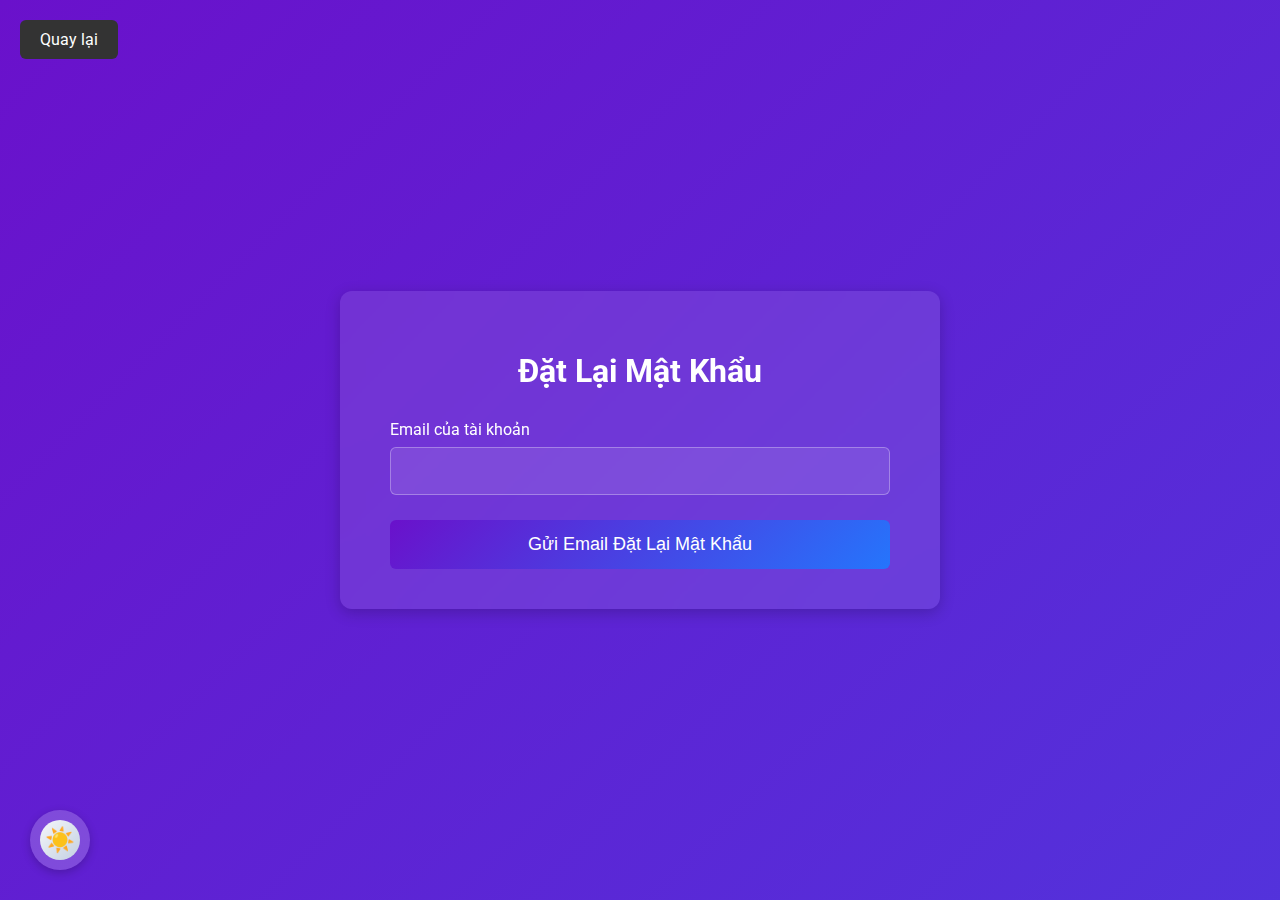
<file: templates/forgot_password.html>
<!DOCTYPE html>
<html lang="en">

<head>
    <meta charset="UTF-8">
    <meta name="viewport" content="width=device-width, initial-scale=1.0">
    <meta http-equiv="X-UA-Compatible" content="ie=edge">
    <link href="https://fonts.googleapis.com/css2?family=Roboto:wght@400;700&display=swap" rel="stylesheet">
    <title>Đặt Lại Mật Khẩu</title>
    <link rel="stylesheet" href="../static/global.css">
    <link rel="stylesheet" href="../static/forgot_password.css">
</head>

<body>
    <div class="spinner"></div>

    <a href="../templates/login.html" class="back-button">Quay lại</a>

    <div class="dark-mode-toggle">
        <label class="text-label" for="darkModeToggle">Dark Mode</label>
        <label class="switch">
            <input type="checkbox" id="darkModeToggle">
            <span class="slider"></span>
        </label>
    </div>

    <div class="container">
        <h1>Đặt Lại Mật Khẩu</h1>
        <form>
            <div class="form-group">
                <label for="email">Email của tài khoản</label>
                <input type="email" id="email" name="email" required>
            </div>
            <button type="submit">Gửi Email Đặt Lại Mật Khẩu</button>
        </form>
    </div>

    <script src="../scripts/global.js"></script>
</body>

</html>
</file>
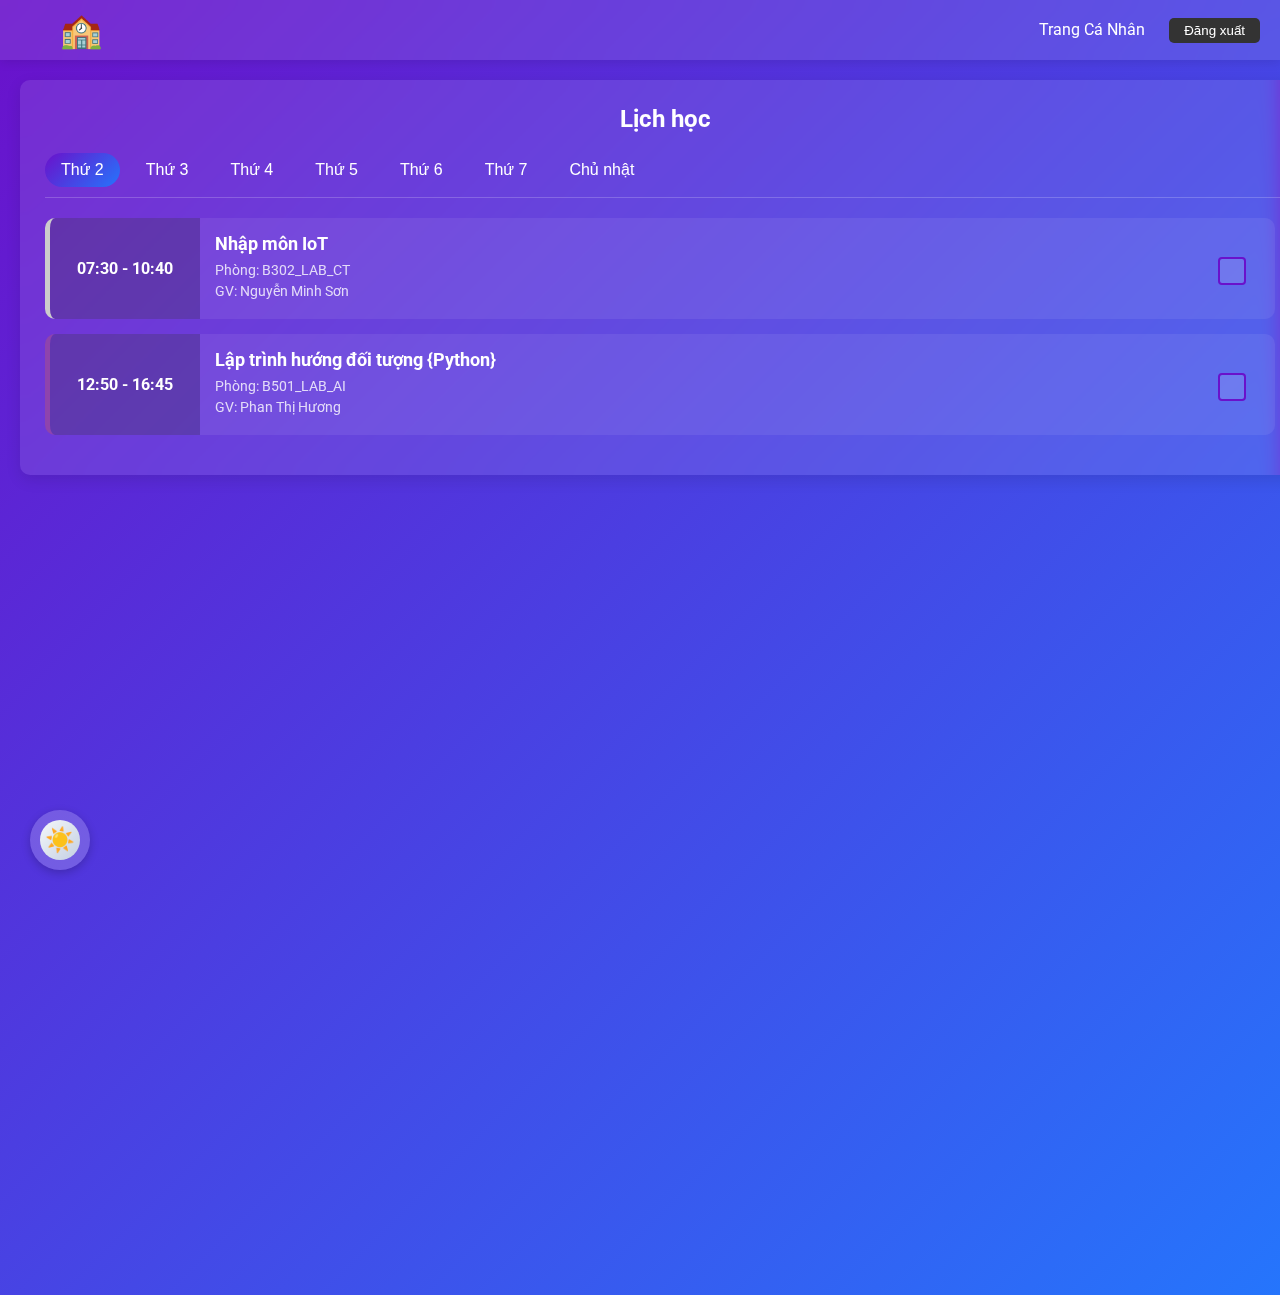
<file: templates/home.html>
<!DOCTYPE html>
<html lang="en">

<head>
    <meta charset="UTF-8">
    <meta name="viewport" content="width=device-width, initial-scale=1.0">
    <title>Lịch Học</title>
    <link href="https://fonts.googleapis.com/css2?family=Roboto:wght@400;500;700&display=swap" rel="stylesheet">
    <link rel="stylesheet" href="../static/global.css">
    <link rel="stylesheet" href="../static/home.css">
</head>

<body>
    <div class="spinner"></div>

    <div class="header">
        <div class="icon">🏫</div>
        <div class="nav-links">
            <a class="profile" href="../templates/profile.html">Trang Cá Nhân</a>
            <button class="btn btn-secondary logout-button"
                onclick="redirectWithDelay('../templates/login.html', 800)">Đăng xuất</button>
        </div>
    </div>

    <div class="dark-mode-toggle">
        <label class="text-label" for="darkModeToggle">Dark Mode</label>
        <label class="switch">
            <input type="checkbox" id="darkModeToggle">
            <span class="slider"></span>
        </label>
    </div>

    <div class="container">
        <!-- Schedule Section -->
        <div class="schedule card">
            <h2>Lịch học</h2>
            <div class="schedule-days">
                <button class="day-btn active" data-day="monday">Thứ 2</button>
                <button class="day-btn" data-day="tuesday">Thứ 3</button>
                <button class="day-btn" data-day="wednesday">Thứ 4</button>
                <button class="day-btn" data-day="thursday">Thứ 5</button>
                <button class="day-btn" data-day="friday">Thứ 6</button>
                <button class="day-btn" data-day="saturday">Thứ 7</button>
                <button class="day-btn" data-day="sunday">Chủ nhật</button>
            </div>
            <div class="schedule-content">
                <!-- Day schedule containers - content will be generated by JavaScript -->
                <div class="day-schedule active" id="monday"></div>
                <div class="day-schedule" id="tuesday"></div>
                <div class="day-schedule" id="wednesday"></div>
                <div class="day-schedule" id="thursday"></div>
                <div class="day-schedule" id="friday"></div>
                <div class="day-schedule" id="saturday"></div>
                <div class="day-schedule" id="sunday"></div>
            </div>
        </div>

        <!-- News Section - Redesigned with Scrolling -->
        <div class="news card">
            <div class="news-header">
                <h2>Tin tức & Thông báo</h2>
                <div class="news-tabs">
                    <button class="news-tab active" data-filter="all">Tất cả</button>
                    <button class="news-tab" data-filter="event">Sự kiện</button>
                    <button class="news-tab" data-filter="academic">Học vụ</button>
                </div>
            </div>

            <div class="news-grid-container">
                <!-- News items will be dynamically inserted here -->
            </div>
        </div>
    </div>

    <script src="../scripts/global.js"></script>
    <script src="../scripts/home.js"></script>
</body>

</html>
</file>
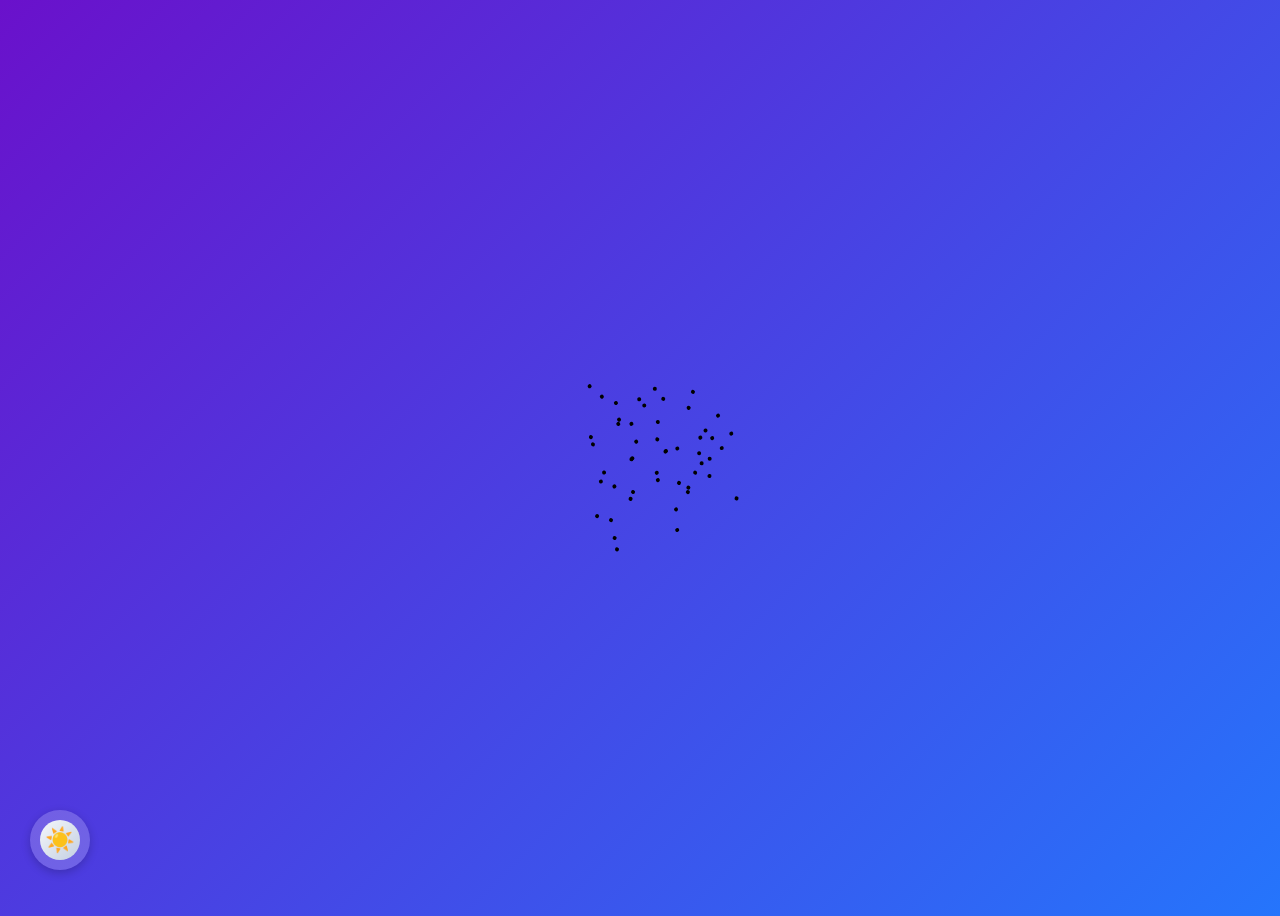
<file: templates/login.html>
<!DOCTYPE html>
<html lang="en">

<head>
    <meta charset="UTF-8">
    <meta name="viewport" content="width=device-width, initial-scale=1.0">
    <title>Đăng Nhập</title>
    <link href="https://fonts.googleapis.com/css2?family=Roboto:wght@400;500;700&display=swap" rel="stylesheet">
    <link rel="stylesheet" href="../static/global.css">
    <link rel="stylesheet" href="../static/login.css">
</head>

<body>
    <div class="spinner"></div>

    <div class="dark-mode-toggle">
        <label class="text-label" for="darkModeToggle">Dark Mode</label>
        <label class="switch">
            <input type="checkbox" id="darkModeToggle">
            <span class="slider"></span>
        </label>
    </div>

    <div class="page-title" data-animate="fadeIn">Đăng Nhập</div>

    <div class="login-form" data-animate="slideInUp">
        <div class="form">
            <div class="username">Tên đăng nhập</div>
            <div class="username-form">
                <input type="text" placeholder="Nhập tên đăng nhập">
            </div>
            <div class="password">Mật khẩu</div>
            <div class="password-form">
                <input type="password" placeholder="Nhập mật khẩu">
            </div>
            <div class="login-btn">
                <button type="button" onclick="redirectWithDelay('../templates/home.html', 800)">Đăng Nhập</button>
            </div>
            <div class="divide-line"></div>
            <div class="forgot-password">
                <a class="forgot-password-link" href="../templates/forgot_password.html">Quên mật khẩu?</a>
            </div>
            <div class="register">
                <a class="register-link" href="../templates/register.html">Chưa có tài khoản?</a>
            </div>
        </div>
    </div>

    <script src="../scripts/global.js"></script>
    <script src="../scripts/login.js"></script>
</body>

</html>
</file>
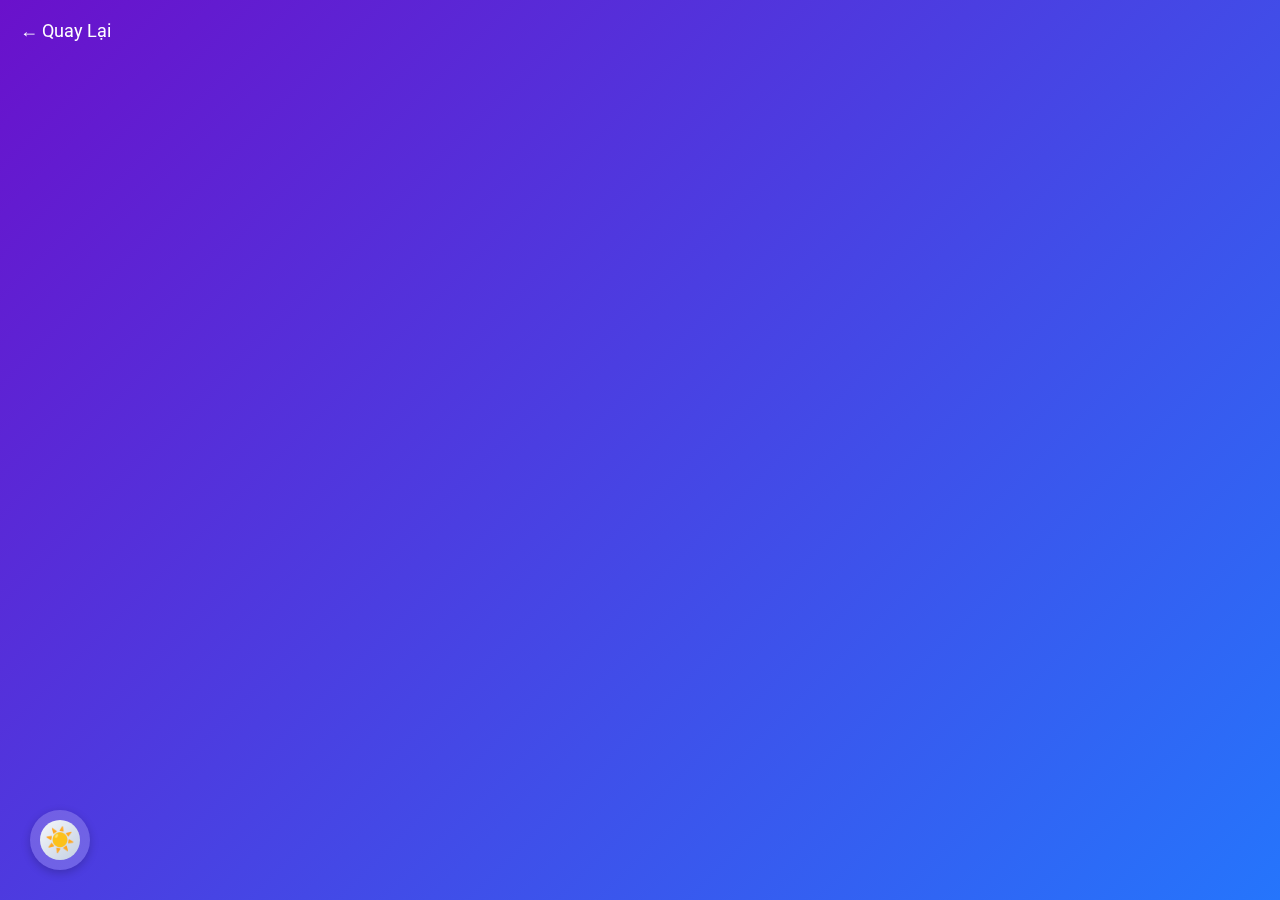
<file: templates/profile.html>
<!DOCTYPE html>
<html lang="en">

<head>
    <meta charset="UTF-8" />
    <meta name="viewport" content="width=device-width, initial-scale=1.0" />
    <meta http-equiv="X-UA-Compatible" content="ie=edge" />
    <title>Profile</title>
    <link href="https://fonts.googleapis.com/css2?family=Roboto:wght@400;500;700&display=swap" rel="stylesheet">
    <link rel="stylesheet" href="https://cdnjs.cloudflare.com/ajax/libs/font-awesome/6.0.0/css/all.min.css">
    <link rel="stylesheet" href="../static/global.css">
    <link rel="stylesheet" href="../static/profile.css" />
</head>

<body>
    <div class="spinner"></div>

    <a href="../templates/home.html" class="back-button">&larr; Quay Lại</a>

    <!-- Updated dark-mode-toggle to match other pages -->
    <div class="dark-mode-toggle">
        <label class="text-label" for="darkModeToggle">Dark Mode</label>
        <label class="switch">
            <input type="checkbox" id="darkModeToggle">
            <span class="slider"></span>
        </label>
    </div>

    <div class="cards-container" data-animate="fadeIn">
        <!-- Left Card (Profile Info) -->
        <div class="card profile-card">
            <div class="profile-header">
                <div class="cover-photo"></div>
                <div class="profile-pic-container">
                    <div class="placeholder-avatar">
                        <span>NV</span>
                    </div>
                    <div class="profile-pic-edit">
                        <i class="fas fa-camera"></i>
                    </div>
                </div>
            </div>
            <div class="profile-info">
                <h1 class="profile-name" id="profileName" onclick="toggleNameEdit()">Nguyễn Văn Nam</h1>
                <input type="text" class="profile-name-input" id="profileNameInput" value="Nguyễn Văn Nam"
                    onblur="saveName()" onkeydown="handleNameKeydown(event)">
                <p class="profile-subtitle">Sinh viên năm 3 | MSSV: 21520123</p>
                <div class="profile-stats">
                    <div class="stat">
                        <span class="stat-value">3.8</span>
                        <span class="stat-label">GPA</span>
                    </div>
                    <div class="stat">
                        <span class="stat-value">8</span>
                        <span class="stat-label">Học kỳ</span>
                    </div>
                    <div class="stat">
                        <span class="stat-value">5</span>
                        <span class="stat-label">Thành tích</span>
                    </div>
                </div>
                <div class="profile-actions">
                    <button class="btn btn-primary"><i class="fas fa-edit"></i> Chỉnh sửa</button>
                    <button class="btn btn-secondary"><i class="fas fa-cog"></i> Cài đặt</button>
                </div>
            </div>
        </div>

        <!-- Right Card (Achievements) -->
        <div class="card achievements-card with-title">
            <div class="card-title">
                <span class="shimmer-text">Danh Hiệu</span>
            </div>
            <div class="achievements">
                <div class="achievement">
                    <div class="achievement-icon gold">🏆</div>
                    <div class="achievement-content">
                        <h3>Học sinh xuất sắc</h3>
                        <p>Học kỳ Xuân 2023</p>
                    </div>
                </div>
                <div class="achievement">
                    <div class="achievement-icon silver">🌟</div>
                    <div class="achievement-content">
                        <h3>5 năm liên tiếp đạt danh hiệu</h3>
                        <p>2018 - 2023</p>
                    </div>
                </div>
                <div class="achievement">
                    <div class="achievement-icon bronze">🎓</div>
                    <div class="achievement-content">
                        <h3>Thủ khoa đầu vào</h3>
                        <p>Khoa Công nghệ Thông tin</p>
                    </div>
                </div>
            </div>
        </div>

        <!-- Bottom Card (Bio) -->
        <div class="card bio-card with-title">
            <div class="card-title">
                <span class="shimmer-text">Mô tả về bản thân</span>
            </div>
            <div class="bio-content">
                <p>Tôi là sinh viên năm 3 ngành Công nghệ Thông tin, chuyên ngành Trí tuệ nhân tạo. Với niềm đam mê về
                    công nghệ và lập trình, tôi luôn nỗ lực học hỏi và phát triển bản thân mỗi ngày.</p>
                <p>Sở thích: Đọc sách, chơi cờ vua, và phát triển các ứng dụng web.</p>
                <div class="skills">
                    <h3>Kỹ năng</h3>
                    <div class="skill-tags">
                        <span class="skill-tag">HTML/CSS</span>
                        <span class="skill-tag">JavaScript</span>
                        <span class="skill-tag">Python</span>
                        <span class="skill-tag">Machine Learning</span>
                        <span class="skill-tag">Data Structures</span>
                    </div>
                </div>
            </div>
        </div>
    </div>

    <script src="../scripts/global.js"></script>
    <script>
        // Interactive light effect
        const cards = document.querySelectorAll('.card');
        cards.forEach(card => {
            card.addEventListener('mousemove', (e) => {
                const rect = card.getBoundingClientRect();
                const x = e.clientX - rect.left;
                const y = e.clientY - rect.top;
                const percentX = (x / rect.width) * 100;
                const percentY = (y / rect.height) * 100;
                card.style.setProperty('--mouse-x', percentX + '%');
                card.style.setProperty('--mouse-y', percentY + '%');
                card.style.setProperty('--light-opacity', '1');
            });
            card.addEventListener('mouseleave', () => {
                card.style.setProperty('--light-opacity', '0');
            });
        });

        // Profile picture hover effect
        const profilePicContainer = document.querySelector('.profile-pic-container');
        if (profilePicContainer) {
            profilePicContainer.addEventListener('mouseenter', () => {
                profilePicContainer.classList.add('hovered');
            });
            profilePicContainer.addEventListener('mouseleave', () => {
                profilePicContainer.classList.remove('hovered');
            });
        }

        // Profile name editing functionality
        function toggleNameEdit() {
            const nameElem = document.getElementById('profileName');
            const inputElem = document.getElementById('profileNameInput');

            nameElem.style.display = 'none';
            inputElem.style.display = 'block';
            inputElem.focus();
            inputElem.select();
        }

        function saveName() {
            const nameElem = document.getElementById('profileName');
            const inputElem = document.getElementById('profileNameInput');
            const newName = inputElem.value.trim();

            if (newName) {
                nameElem.textContent = newName;
            }

            nameElem.style.display = 'block';
            inputElem.style.display = 'none';

            // For a real application, here you would save the name to the server
            console.log('Name updated to:', newName);
        }

        function handleNameKeydown(event) {
            if (event.key === 'Enter') {
                event.preventDefault();
                saveName();
            } else if (event.key === 'Escape') {
                event.preventDefault();
                const nameElem = document.getElementById('profileName');
                const inputElem = document.getElementById('profileNameInput');

                inputElem.value = nameElem.textContent; // Reset to original
                nameElem.style.display = 'block';
                inputElem.style.display = 'none';
            }
        }

        // Initialize cards with RGB variables for effects
        document.querySelectorAll('.card').forEach(card => {
            // Extract RGB values from primary color for effects
            const style = getComputedStyle(document.body);
            const primaryColor = style.getPropertyValue('--primary-color') || '#6a11cb';

            // Convert hex to RGB
            const hex = primaryColor.trim();
            const r = parseInt(hex.slice(1, 3), 16);
            const g = parseInt(hex.slice(3, 5), 16);
            const b = parseInt(hex.slice(5, 7), 16);

            card.style.setProperty('--primary-color-rgb', `${r}, ${g}, ${b}`);
        });
    </script>
</body>

</html>
</file>
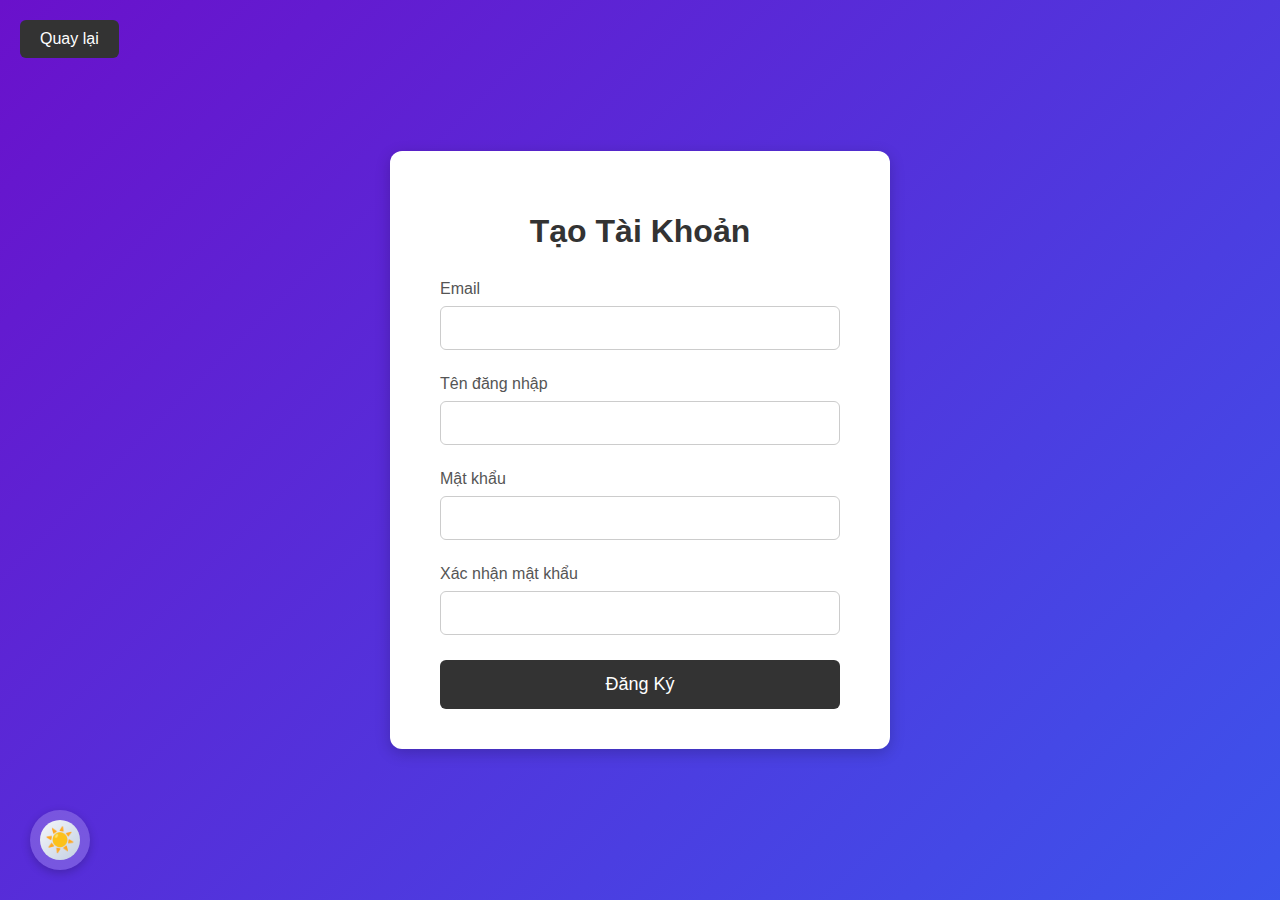
<file: templates/register.html>
<!DOCTYPE html>
<html lang="en">

<head>
    <meta charset="UTF-8">
    <meta name="viewport" content="width=device-width, initial-scale=1.0">
    <title>Đăng Ký</title>
    <link href="https://fonts.googleapis.com/css2?family=Roboto:wght@400;700&display=swap" rel="stylesheet">
    <link rel="stylesheet" href="../static/global.css">
    <link rel="stylesheet" href="../static/register.css">
</head>

<body>
    <div class="spinner"></div>

    <a href="../templates/login.html" class="back-button">Quay lại</a>

    <div class="dark-mode-toggle">
        <label class="text-label" for="darkModeToggle">Dark Mode</label>
        <label class="switch">
            <input type="checkbox" id="darkModeToggle">
            <span class="slider"></span>
        </label>
    </div>

    <div class="container">
        <h1>Tạo Tài Khoản</h1>
        <form>
            <div class="form-group">
                <label for="email">Email</label>
                <input type="text" id="email" required>
            </div>
            <div class="form-group">
                <label for="username">Tên đăng nhập</label>
                <input type="text" id="username" required>
            </div>
            <div class="form-group">
                <label for="password">Mật khẩu</label>
                <input type="password" id="password" required>
            </div>
            <div class="form-group">
                <label for="confirm-password">Xác nhận mật khẩu</label>
                <input type="password" id="confirm-password" required>
            </div>
            <button type="submit">Đăng Ký</button>
        </form>
    </div>

    <script src="../scripts/global.js"></script>
</body>

</html>
</file>
<file: static/global.css>
:root {
    /* Main color palette */
    --primary-color: #6a11cb;
    --primary-color-rgb: 106, 17, 203;
    /* Added RGB values for effects */
    --secondary-color: #2575fc;
    --secondary-color-rgb: 37, 117, 252;
    /* Added RGB values for effects */
    --accent-color: #ff6a00;
    --text-light: #ffffff;
    --text-dark: #333333;
    --bg-light: #ffffff;
    --bg-dark: #121212;
    --card-bg-light: rgba(255, 255, 255, 0.1);
    --card-bg-dark: rgba(0, 0, 0, 0.2);
    --body-bg: linear-gradient(135deg, #6a11cb, #2575fc);
    --input-bg: rgba(255, 255, 255, 0.1);
    --input-border: rgba(255, 255, 255, 0.3);

    /* Transitions */
    --transition-speed: 0.3s;
}

/* Dark mode variables */
.dark-mode {
    --primary-color: #8a2be2;
    --secondary-color: #4169e1;
    --accent-color: #ff8c00;
    --text-light: #e0e0e0;
    --card-bg-light: rgba(30, 30, 30, 0.7);
    --bg-light: #121212;
    --bg-dark: #000000;
    --body-bg: linear-gradient(135deg, #121212, #2c2c2c);
    --input-bg: rgba(0, 0, 0, 0.2);
    --input-border: rgba(255, 255, 255, 0.1);
}

/* Apply background to body when in dark mode */
body.dark-mode {
    background: var(--body-bg);
}

/* Common animations */
@keyframes fadeIn {
    from {
        opacity: 0;
    }

    to {
        opacity: 1;
    }
}

@keyframes slideInUp {
    from {
        transform: translateY(20px);
        opacity: 0;
    }

    to {
        transform: translateY(0);
        opacity: 1;
    }
}

/* Loading spinner */
.spinner {
    width: 40px;
    height: 40px;
    border: 4px solid rgba(0, 0, 0, 0.1);
    border-radius: 50%;
    border-top-color: var(--primary-color);
    animation: spin 1s ease-in-out infinite;
    position: fixed;
    top: 50%;
    left: 50%;
    transform: translate(-50%, -50%);
    z-index: 9999;
    display: none;
}

@keyframes spin {
    to {
        transform: rotate(360deg);
    }
}

/* Display spinner when .loading class is present */
.loading .spinner {
    display: block;
}

/* Utility classes */
.btn {
    padding: 10px 20px;
    border-radius: 5px;
    border: none;
    cursor: pointer;
    transition: all var(--transition-speed);
    font-weight: 500;
}

.btn-primary {
    background: linear-gradient(135deg, var(--primary-color), var(--secondary-color));
    color: var(--text-light);
}

.btn-primary:hover {
    box-shadow: 0 5px 15px rgba(0, 0, 0, 0.2);
    transform: translateY(-2px);
}

.btn-secondary {
    background: var(--bg-light);
    color: var(--primary-color);
    border: 1px solid var(--primary-color);
}

.btn-secondary:hover {
    background: var(--primary-color);
    color: var(--text-light);
}

/* Card styling */
.card {
    background: var(--card-bg-light);
    backdrop-filter: blur(10px);
    border-radius: 10px;
    padding: 20px;
    box-shadow: 0 5px 15px rgba(0, 0, 0, 0.1);
    transition: transform var(--transition-speed), box-shadow var(--transition-speed);
}

.card:hover {
    transform: translateY(-5px);
    box-shadow: 0 10px 20px rgba(0, 0, 0, 0.2);
}

/* Responsive text */
@media (max-width: 768px) {
    body {
        font-size: 14px;
    }

    h1 {
        font-size: 1.8rem;
    }

    h2 {
        font-size: 1.5rem;
    }
}

/* Floating dark mode toggle button */
.dark-mode-toggle {
    position: fixed;
    bottom: 30px;
    left: 30px;
    z-index: 1000;
    display: flex;
    align-items: center;
    justify-content: center;
}

.dark-mode-toggle label.text-label {
    display: none;
}

.switch {
    position: relative;
    display: inline-block;
    width: 60px;
    height: 60px;
    margin: 0;
}

.switch input {
    opacity: 0;
    width: 0;
    height: 0;
}

.slider {
    position: absolute;
    cursor: pointer;
    top: 0;
    left: 0;
    right: 0;
    bottom: 0;
    background-color: rgba(255, 255, 255, 0.2);
    transition: .4s;
    border-radius: 50%;
    box-shadow: 0 3px 10px rgba(0, 0, 0, 0.2);
    display: flex;
    align-items: center;
    justify-content: center;
}

.slider:before {
    content: "☀️";
    display: flex;
    align-items: center;
    justify-content: center;
    position: absolute;
    height: 40px;
    width: 40px;
    border-radius: 50%;
    transition: .4s;
    background: linear-gradient(135deg, #f5f7fa, #c3cfe2);
    font-size: 24px;
}

.dark-mode .slider:before {
    content: "🌙";
    background: linear-gradient(135deg, #141e30, #243b55);
    color: white;
}

input:checked+.slider {
    background-color: rgba(0, 0, 0, 0.3);
}

input:focus+.slider {
    box-shadow: 0 0 2px var(--primary-color), 0 0 10px rgba(0, 0, 0, 0.25);
}

.slider:hover {
    transform: scale(1.05);
}
</file>
<file: static/forgot_password.css>
@keyframes gradientAnimation {
    0% {
        background-position: 0% 50%;
    }

    50% {
        background-position: 100% 50%;
    }

    100% {
        background-position: 0% 50%;
    }
}

body {
    font-family: 'Roboto', Arial, sans-serif;
    display: flex;
    justify-content: center;
    align-items: center;
    height: 100vh;
    margin: 0;
    background: var(--body-bg);
    background-size: 300% 300%;
    animation: gradientAnimation 8s infinite ease;
}

.back-button {
    position: absolute;
    top: 20px;
    left: 20px;
    background: #333;
    color: var(--text-light);
    padding: 10px 20px;
    border: none;
    border-radius: 6px;
    text-decoration: none;
    font-size: 16px;
    cursor: pointer;
    transition: background 0.2s;
}

.back-button:hover {
    background: #555;
}

.container {
    background: rgba(255, 255, 255, 0.1);
    padding: 40px 50px;
    border-radius: 12px;
    box-shadow: 0 4px 15px rgba(0, 0, 0, 0.2);
    text-align: center;
    width: 100%;
    max-width: 500px;
    backdrop-filter: blur(10px);
    transition: all 0.3s ease;
}

.dark-mode .container {
    background: rgba(30, 30, 30, 0.7);
    border: 1px solid rgba(255, 255, 255, 0.1);
}

h1 {
    margin-bottom: 30px;
    color: var(--text-light);
}

.form-group {
    margin-bottom: 25px;
    text-align: left;
    /* Ensure box-sizing is consistent */
    box-sizing: border-box;
}

label {
    display: block;
    margin-bottom: 8px;
    color: var(--text-light);
}

input[type="email"] {
    width: 100%;
    padding: 14px;
    /* Match button's padding */
    border: 1px solid var(--input-border);
    border-radius: 6px;
    font-size: 16px;
    background-color: var(--input-bg);
    color: var(--text-light);
    transition: all 0.3s ease;
    box-sizing: border-box;
    /* Ensure padding doesn't affect width */
}

input[type="email"]:focus {
    outline: none;
    border-color: var(--secondary-color);
    box-shadow: 0 0 0 3px rgba(37, 117, 252, 0.3);
}

button {
    width: 100%;
    padding: 14px;
    background: linear-gradient(135deg, var(--primary-color), var(--secondary-color));
    color: var(--text-light);
    border: none;
    border-radius: 6px;
    font-size: 18px;
    cursor: pointer;
    transition: background 0.2s, transform 0.2s;
    box-sizing: border-box;
    /* Ensure padding doesn't affect width */
}

button:hover {
    background: linear-gradient(135deg, var(--secondary-color), var(--primary-color));
    transform: translateY(-2px);
}

button:active {
    transform: translateY(1px);
}

/* Dark mode specific styles */
.dark-mode label {
    color: var(--text-light);
}

.dark-mode input[type="email"] {
    background-color: rgba(0, 0, 0, 0.2);
    border-color: rgba(255, 255, 255, 0.1);
}
</file>
<file: static/home.css>
body {
    margin: 0;
    font-family: 'Roboto', Arial, sans-serif;
    background: var(--body-bg);
    color: var(--text-light);
}

.header {
    display: flex;
    justify-content: space-between;
    align-items: center;
    padding: 10px 20px;
    background: rgba(255, 255, 255, 0.1);
    backdrop-filter: blur(10px);
    box-shadow: 0 2px 10px rgba(0, 0, 0, 0.1);
    position: sticky;
    top: 0;
    z-index: 100;
}

.icon {
    margin-right: auto;
    margin-left: 40px;
    font-size: 34px;
}

.logout-button {
    background: #333;
    color: white;
    border: none;
    padding: 5px 15px;
    cursor: pointer;
    transition: background 0.1s ease-in-out;
    margin-left: 20px;
}

.logout-button:hover {
    background: rgb(126, 1, 1);
}

.logout-button:active {
    background: #333;
}

.profile {
    position: relative;
    height: auto;
    width: auto;
    text-decoration: none;
    color: white;
    /* Updated color */
}

.profile:hover {
    color: rgb(0, 77, 177);
}

.container {
    display: flex;
    flex-direction: column;
    gap: 20px;
    padding: 20px;
    max-width: 1400px;
    margin: 0 auto;
    height: auto;
    /* Changed from fixed height to auto to accommodate stacked layout */
}

@media (max-width: 768px) {
    .container {
        padding: 10px;
    }
}

.schedule,
.news {
    width: 100%;
    /* Full width for both components */
    background: rgba(255, 255, 255, 0.1);
    padding: 20px;
    display: flex;
    flex-direction: column;
    backdrop-filter: blur(10px);
    /* Glassmorphism effect */
}

.schedule {
    animation: fadeIn 0.8s ease-out;
    border-radius: 10px;
    overflow: hidden;
    padding: 25px;
}

.news {
    display: flex;
    justify-content: center;
    align-items: center;
    position: relative;
    animation: fadeIn 0.8s ease-out 0.2s forwards;
    opacity: 0;
    border-radius: 10px;
    overflow: hidden;
    max-height: 500px;
    /* Set a reasonable height for the news section */
}

.news-header {
    position: absolute;
    top: 0px;
    left: 20px;
    margin-bottom: 20px;
}

.news-container {
    position: relative;
    width: 95%;
    height: 90%;
    border: 1px solid var(--input-border);
    background-color: rgba(255, 255, 255, 0.05);
    color: var(--text-light);
}

.news-item {
    background: rgba(255, 255, 255, 0.05);
    margin-bottom: 10px;
    padding: 15px;
    border-radius: 8px;
    position: relative;
    transition: transform 0.3s, box-shadow 0.3s;
    color: var(--text-light);
}

.news-item:hover {
    transform: translateY(-5px);
    box-shadow: 0 5px 15px rgba(0, 0, 0, 0.1);
}

.news-date {
    position: absolute;
    top: 10px;
    right: 10px;
    font-size: 12px;
    opacity: 0.7;
}

table {
    width: 100%;
    border-collapse: collapse;
    border-radius: 8px;
    overflow: hidden;
    table-layout: fixed;
    /* This ensures columns maintain their widths */
}

th,
td {
    border: 1px solid #ccc;
    padding: 8px;
    text-align: center;
}

tbody {
    display: block;
    max-height: 60vh;
    overflow-y: auto;
    overflow-x: hidden;
    border: 1px solid black;
}

tbody tr:hover {
    background-color: rgba(255, 255, 255, 0.05);
}

thead,
tr {
    display: table;
    width: 100%;
    table-layout: fixed;
}

.color-bar {
    display: flex;
}

.color-bar div {
    height: 20px;
}

.purple {
    background: #a085f9;
    flex: 1;
}

.gold {
    background: #d4af37;
    flex: 2;
}

.green {
    background: #2e8b57;
    flex: 1;
}

/* Custom checkbox styling */
input[type="checkbox"] {
    -webkit-appearance: none;
    appearance: none;
    width: 20px;
    height: 20px;
    border: 2px solid var(--primary-color);
    border-radius: 4px;
    cursor: pointer;
    position: relative;
    transition: background-color 0.3s;
}

input[type="checkbox"]:checked {
    background-color: var(--primary-color);
}

input[type="checkbox"]:checked::after {
    content: '✓';
    position: absolute;
    color: white;
    font-size: 14px;
    top: 50%;
    left: 50%;
    transform: translate(-50%, -50%);
}

/* Breadcrumbs */
.breadcrumbs {
    padding: 10px 20px;
    background: rgba(255, 255, 255, 0.05);
    border-radius: 5px;
    margin-bottom: 20px;
    display: flex;
    gap: 10px;
    align-items: center;
}

.breadcrumbs a {
    color: var(--text-light);
    text-decoration: none;
    transition: color 0.3s;
}

.breadcrumbs a:hover {
    color: var(--accent-color);
}

.breadcrumbs .separator {
    color: rgba(255, 255, 255, 0.5);
}

/* New Schedule Styling */
.schedule h2 {
    margin-top: 0;
    margin-bottom: 20px;
    text-align: center;
}

.schedule-days {
    display: flex;
    border-bottom: 1px solid rgba(255, 255, 255, 0.2);
    margin-bottom: 20px;
    overflow-x: auto;
    padding-bottom: 10px;
}

.day-btn {
    background: transparent;
    border: none;
    color: var(--text-light);
    padding: 8px 16px;
    cursor: pointer;
    font-size: 16px;
    font-weight: 500;
    border-radius: 20px;
    margin-right: 10px;
    transition: all 0.3s ease;
}

.day-btn:hover {
    background: rgba(255, 255, 255, 0.1);
}

.day-btn.active {
    background: linear-gradient(135deg, var(--primary-color), var(--secondary-color));
    color: white;
}

.schedule-content {
    max-height: 65vh;
    overflow-y: auto;
    padding-right: 10px;
}

.day-schedule {
    display: none;
}

.day-schedule.active {
    display: block;
    animation: fadeIn 0.5s ease;
}

.class-item {
    display: flex;
    background: rgba(255, 255, 255, 0.07);
    border-radius: 10px;
    margin-bottom: 15px;
    overflow: hidden;
    transition: transform 0.3s ease, box-shadow 0.3s ease;
    border-left: 5px solid #ccc;
}

.class-item:hover {
    transform: translateY(-3px);
    box-shadow: 0 5px 15px rgba(0, 0, 0, 0.1);
}

/* Subject color coding */
.class-item.math {
    border-left-color: #4285F4;
}

.class-item.physics {
    border-left-color: #EA4335;
}

.class-item.literature {
    border-left-color: #FBBC05;
}

.class-item.english {
    border-left-color: #34A853;
}

.class-item.programming {
    border-left-color: #8E44AD;
}

.class-item.chemistry {
    border-left-color: #16A085;
}

.class-item.history {
    border-left-color: #D35400;
}

.class-item.pe {
    border-left-color: #27AE60;
}

.class-item.seminar {
    border-left-color: #8E44AD;
}

.class-time {
    background: rgba(0, 0, 0, 0.2);
    padding: 15px;
    min-width: 120px;
    display: flex;
    align-items: center;
    justify-content: center;
    font-weight: bold;
}

.class-details {
    padding: 15px;
    flex-grow: 1;
    text-align: left;
}

.class-details h3 {
    margin: 0 0 8px 0;
    font-size: 18px;
}

.class-details p {
    margin: 5px 0;
    font-size: 14px;
    opacity: 0.8;
}

.class-actions {
    padding: 15px;
    display: flex;
    align-items: center;
    justify-content: center;
    min-width: 60px;
}

.reminder {
    position: relative;
    cursor: pointer;
    display: block;
    width: 24px;
    height: 24px;
}

.reminder input {
    position: absolute;
    opacity: 0;
    height: 0;
    width: 0;
}

.checkmark {
    position: absolute;
    top: 0;
    left: 0;
    height: 24px;
    width: 24px;
    background-color: rgba(255, 255, 255, 0.1);
    border: 2px solid var(--primary-color);
    border-radius: 4px;
    transition: all 0.2s ease;
}

.reminder:hover .checkmark {
    background-color: rgba(255, 255, 255, 0.2);
}

.reminder input:checked~.checkmark {
    background-color: var(--primary-color);
}

.checkmark:after {
    content: "";
    position: absolute;
    display: none;
}

.reminder input:checked~.checkmark:after {
    display: block;
}

.reminder .checkmark:after {
    left: 9px;
    top: 5px;
    width: 5px;
    height: 10px;
    border: solid white;
    border-width: 0 2px 2px 0;
    transform: rotate(45deg);
}

/* Dark mode adjustments */
.dark-mode .class-item {
    background: rgba(20, 20, 20, 0.6);
}

.dark-mode .class-time {
    background: rgba(0, 0, 0, 0.4);
}

.dark-mode .day-btn {
    color: var(--text-light);
}

.dark-mode .day-btn:hover {
    background: rgba(255, 255, 255, 0.05);
}

/* Media queries for responsiveness */
@media (max-width: 768px) {
    .class-item {
        flex-direction: column;
    }

    .class-time {
        width: 100%;
        padding: 10px;
    }

    .class-actions {
        padding: 10px;
        justify-content: flex-end;
    }
}

/* Weekend specific styling */
.weekend-message {
    display: flex;
    flex-direction: column;
    align-items: center;
    justify-content: center;
    text-align: center;
    padding: 30px;
    background: rgba(255, 255, 255, 0.05);
    border-radius: 15px;
    min-height: 300px;
}

.weekend-icon {
    font-size: 48px;
    margin-bottom: 15px;
    animation: sunshine 3s infinite alternate;
}

@keyframes sunshine {
    0% {
        transform: scale(1) rotate(0deg);
    }

    100% {
        transform: scale(1.2) rotate(15deg);
    }
}

.suggestion-box {
    margin-top: 30px;
    background: rgba(255, 255, 255, 0.07);
    padding: 15px 25px;
    border-radius: 10px;
    text-align: left;
    max-width: 400px;
}

.suggestion-box h4 {
    margin-top: 0;
    color: var(--accent-color);
}

.suggestion-box ul {
    margin: 10px 0 0 0;
    padding-left: 20px;
}

.suggestion-box li {
    margin-bottom: 8px;
}

/* Redesigned News Section - Fixed and Enhanced */
.news {
    position: relative;
    display: flex;
    flex-direction: column;
    padding: 0;
    overflow: hidden;
    max-height: calc(100vh - 120px);
    border-radius: 12px;
}

.news-header {
    width: 100%;
    padding: 15px 20px;
    background: linear-gradient(135deg, rgba(106, 17, 203, 0.2), rgba(37, 117, 252, 0.2));
    display: flex;
    justify-content: space-between;
    align-items: center;
    border-bottom: 1px solid rgba(255, 255, 255, 0.1);
    border-top-left-radius: 12px;
    border-top-right-radius: 12px;
    position: sticky;
    top: 0;
    z-index: 10;
}

.news-container {
    flex: 1;
    overflow-y: auto;
    padding: 15px;
    border: none;
    display: grid;
    grid-template-columns: 1fr;
    grid-gap: 15px;
    background: transparent;
    width: 100%;
    height: auto;
    max-height: calc(100% - 100px);
    /* Leave space for header and navigation */
    min-height: 200px;
    scrollbar-width: thin;
    scrollbar-color: rgba(255, 255, 255, 0.2) transparent;
    margin-bottom: 10px;
    /* Add space before navigation */
}

.news-item {
    position: relative;
    background: rgba(255, 255, 255, 0.08);
    border-radius: 10px;
    overflow: hidden;
    transition: all 0.3s ease;
    display: grid;
    grid-template-rows: auto 1fr auto;
    border-left: 4px solid transparent;
}

.news-item[data-category="event"] {
    border-left-color: var(--accent-color);
}

.news-item[data-category="academic"] {
    border-left-color: var(--secondary-color);
}

.news-item:hover {
    transform: translateY(-3px);
    box-shadow: 0 8px 20px rgba(0, 0, 0, 0.2);
    background: rgba(255, 255, 255, 0.12);
}

.news-item .news-category {
    position: absolute;
    top: 10px;
    right: 10px;
    font-size: 11px;
    color: white;
    padding: 3px 8px;
    border-radius: 10px;
    opacity: 0.8;
}

.news-item[data-category="event"] .news-category {
    background: var(--accent-color);
}

.news-item[data-category="academic"] .news-category {
    background: var(--secondary-color);
}

.news-item h3 {
    margin: 0;
    padding: 15px 15px 10px 15px;
    font-size: 16px;
    color: var(--text-light);
    font-weight: 500;
}

.news-item p {
    margin: 0;
    padding: 0 15px;
    font-size: 14px;
    line-height: 1.5;
    color: var(--text-light);
    opacity: 0.9;
}

.news-date {
    padding: 10px 15px;
    font-size: 12px;
    opacity: 0.7;
    text-align: right;
    border-top: 1px solid rgba(255, 255, 255, 0.05);
    margin-top: 10px;
}

.news-navigation {
    display: flex;
    justify-content: center;
    align-items: center;
    padding: 12px;
    gap: 10px;
    border-top: 1px solid rgba(255, 255, 255, 0.1);
    background: rgba(0, 0, 0, 0.1);
}

.news-nav-btn {
    background: rgba(255, 255, 255, 0.1);
    border: none;
    color: var(--text-light);
    cursor: pointer;
    width: 30px;
    height: 30px;
    border-radius: 50%;
    display: flex;
    justify-content: center;
    align-items: center;
    transition: all 0.2s ease;
    font-weight: bold;
}

.news-nav-btn:hover {
    background: rgba(255, 255, 255, 0.2);
    transform: scale(1.1);
}

.news-indicators {
    display: flex;
    gap: 8px;
}

.news-indicator {
    width: 8px;
    height: 8px;
    border-radius: 50%;
    background: rgba(255, 255, 255, 0.3);
    cursor: pointer;
    transition: all 0.3s ease;
    border: 1px solid transparent;
}

.news-indicator.active {
    background: var(--accent-color);
    transform: scale(1.2);
    border-color: rgba(255, 255, 255, 0.3);
}

.news-indicator:hover {
    background: rgba(255, 255, 255, 0.5);
}

/* Custom scrollbar for news container */
.news-container::-webkit-scrollbar {
    width: 6px;
}

.news-container::-webkit-scrollbar-track {
    background: transparent;
}

.news-container::-webkit-scrollbar-thumb {
    background: rgba(255, 255, 255, 0.2);
    border-radius: 3px;
}

.news-container::-webkit-scrollbar-thumb:hover {
    background: rgba(255, 255, 255, 0.3);
}

/* Dark mode adjustments */
.dark-mode .news-header {
    background: linear-gradient(135deg, rgba(90, 15, 180, 0.3), rgba(30, 90, 200, 0.3));
}

.dark-mode .news-item {
    background: rgba(0, 0, 0, 0.25);
}

.dark-mode .news-item:hover {
    background: rgba(0, 0, 0, 0.35);
}

.dark-mode .news-navigation {
    background: rgba(0, 0, 0, 0.2);
}

.dark-mode .news-filter {
    background: rgba(0, 0, 0, 0.25);
}

/* Responsive design for mobile */
@media (max-width: 768px) {
    .news-header {
        flex-direction: column;
        gap: 10px;
        padding: 12px;
    }

    .news-filter {
        width: 100%;
        justify-content: center;
    }

    .news-navigation {
        padding: 10px 5px;
    }
}

/* Dark mode adjustments */
.dark-mode .news-header {
    background: rgba(0, 0, 0, 0.3);
}

.dark-mode .news-item {
    background: rgba(0, 0, 0, 0.25);
}

.dark-mode .weekend-message {
    background: rgba(0, 0, 0, 0.2);
}

.dark-mode .suggestion-box {
    background: rgba(0, 0, 0, 0.3);
}

/* Responsive design for mobile */
@media (max-width: 768px) {
    .news-filter {
        display: none;
    }

    .news-navigation {
        padding: 15px 10px;
    }

    .weekend-message {
        padding: 20px 15px;
    }
}

/* Completely Redesigned News Section */
.news {
    position: relative;
    display: flex;
    flex-direction: column;
    padding: 0;
    border-radius: 12px;
    overflow: hidden;
    max-height: calc(100vh - 120px);
}

.news-inner {
    display: flex;
    flex-direction: column;
    height: 100%;
    min-height: 300px;
}

.news-header {
    width: 100%;
    padding: 15px 20px;
    background: linear-gradient(135deg, rgba(106, 17, 203, 0.2), rgba(37, 117, 252, 0.2));
    display: flex;
    justify-content: space-between;
    align-items: center;
    border-bottom: 1px solid rgba(255, 255, 255, 0.1);
    border-top-left-radius: 12px;
    border-top-right-radius: 12px;
    flex-shrink: 0;
    /* Prevent header from shrinking */
    z-index: 5;
}

.news-title-container {
    display: flex;
    align-items: center;
    gap: 10px;
}

.news-icon {
    font-style: normal;
    font-size: 20px;
    animation: bounce 2s infinite ease-in-out;
}

@keyframes bounce {

    0%,
    100% {
        transform: translateY(0);
    }

    50% {
        transform: translateY(-5px);
    }
}

.news-header h2 {
    margin: 0;
    font-size: 18px;
    font-weight: 500;
    color: var(--text-light);
    position: relative;
}

.news-filter {
    display: flex;
    gap: 5px;
    background: rgba(0, 0, 0, 0.15);
    border-radius: 20px;
    padding: 3px;
}

.news-filter button {
    background: transparent;
    border: none;
    color: var(--text-light);
    opacity: 0.7;
    cursor: pointer;
    padding: 5px 10px;
    border-radius: 15px;
    font-size: 12px;
    transition: all 0.3s ease;
}

.news-filter button.active {
    background: rgba(255, 255, 255, 0.15);
    opacity: 1;
    box-shadow: 0 2px 4px rgba(0, 0, 0, 0.1);
}

.news-filter button:hover {
    opacity: 1;
}

.news-content {
    flex-grow: 1;
    overflow: hidden;
    position: relative;
    min-height: 200px;
}

.news-container {
    height: 100%;
    overflow-y: auto;
    padding: 15px;
    display: grid;
    grid-template-columns: 1fr;
    grid-gap: 15px;
    scrollbar-width: thin;
    scrollbar-color: rgba(255, 255, 255, 0.2) transparent;
}

.news-item {
    background: rgba(255, 255, 255, 0.08);
    border-radius: 10px;
    overflow: hidden;
    transition: all 0.3s ease;
    padding-bottom: 10px;
    border-left: 4px solid transparent;
    display: flex;
    flex-direction: column;
}

.news-item[data-category="event"] {
    border-left-color: var(--accent-color);
}

.news-item[data-category="academic"] {
    border-left-color: var(--secondary-color);
}

.news-item:hover {
    transform: translateY(-3px);
    box-shadow: 0 8px 20px rgba(0, 0, 0, 0.2);
    background: rgba(255, 255, 255, 0.12);
}

.news-item .news-category {
    position: absolute;
    top: 10px;
    right: 10px;
    font-size: 11px;
    color: white;
    padding: 3px 8px;
    border-radius: 10px;
    opacity: 0.8;
}

.news-item[data-category="event"] .news-category {
    background: var(--accent-color);
}

.news-item[data-category="academic"] .news-category {
    background: var(--secondary-color);
}

.news-item h3 {
    margin: 0;
    padding: 15px 15px 10px 15px;
    font-size: 16px;
    color: var(--text-light);
    font-weight: 500;
    position: relative;
}

.news-item p {
    margin: 0;
    padding: 0 15px;
    font-size: 14px;
    line-height: 1.5;
    color: var(--text-light);
    opacity: 0.9;
    flex-grow: 1;
}

.news-date {
    padding: 10px 15px 0 15px;
    font-size: 12px;
    opacity: 0.7;
    text-align: right;
    margin-top: auto;
}

.news-navigation {
    display: flex;
    justify-content: center;
    align-items: center;
    padding: 12px;
    gap: 10px;
    border-top: 1px solid rgba(255, 255, 255, 0.1);
    background: rgba(0, 0, 0, 0.1);
    flex-shrink: 0;
    /* Prevent navigation from shrinking */
}

.news-nav-btn {
    background: rgba(255, 255, 255, 0.1);
    border: none;
    color: var(--text-light);
    cursor: pointer;
    width: 30px;
    height: 30px;
    border-radius: 50%;
    display: flex;
    justify-content: center;
    align-items: center;
    transition: all 0.2s ease;
    font-weight: bold;
}

.news-nav-btn:hover {
    background: rgba(255, 255, 255, 0.2);
    transform: scale(1.1);
}

.news-indicators {
    display: flex;
    gap: 8px;
}

.news-indicator {
    width: 8px;
    height: 8px;
    border-radius: 50%;
    background: rgba(255, 255, 255, 0.3);
    cursor: pointer;
    transition: all 0.3s ease;
    border: 1px solid transparent;
}

.news-indicator.active {
    background: var(--accent-color);
    transform: scale(1.2);
    border-color: rgba(255, 255, 255, 0.3);
}

.news-indicator:hover {
    background: rgba(255, 255, 255, 0.5);
}

/* Custom scrollbar for news container */
.news-container::-webkit-scrollbar {
    width: 6px;
}

.news-container::-webkit-scrollbar-track {
    background: transparent;
}

.news-container::-webkit-scrollbar-thumb {
    background: rgba(255, 255, 255, 0.2);
    border-radius: 3px;
}

.news-container::-webkit-scrollbar-thumb:hover {
    background: rgba(255, 255, 255, 0.3);
}

/* Dark mode adjustments */
.dark-mode .news-header {
    background: linear-gradient(135deg, rgba(90, 15, 180, 0.3), rgba(30, 90, 200, 0.3));
}

.dark-mode .news-item {
    background: rgba(0, 0, 0, 0.25);
}

.dark-mode .news-item:hover {
    background: rgba(0, 0, 0, 0.35);
}

.dark-mode .news-navigation {
    background: rgba(0, 0, 0, 0.2);
}

.dark-mode .news-filter {
    background: rgba(0, 0, 0, 0.25);
}

/* Responsive design for mobile */
@media (max-width: 768px) {
    .news-header {
        flex-direction: column;
        gap: 10px;
        padding: 12px;
    }

    .news-filter {
        width: 100%;
        justify-content: center;
    }

    .news-navigation {
        padding: 10px 5px;
    }
}

/* Clean up duplicate news section CSS by removing redundant code and keeping only the latest implementation */
/* Completely Redesigned News Section - FIXED VERSION */
.news {
    position: relative;
    display: flex;
    flex-direction: column;
    padding: 0;
    border-radius: 12px;
    overflow: hidden;
    max-height: calc(100vh - 120px);
    box-sizing: border-box;
}

.news-inner {
    display: flex;
    flex-direction: column;
    height: 100%;
    min-height: 300px;
}

.news-header {
    width: 100%;
    padding: 12px 15px;
    background: linear-gradient(135deg, rgba(106, 17, 203, 0.2), rgba(37, 117, 252, 0.2));
    display: flex;
    justify-content: space-between;
    align-items: center;
    border-bottom: 1px solid rgba(255, 255, 255, 0.1);
    border-top-left-radius: 12px;
    border-top-right-radius: 12px;
    flex-shrink: 0;
    z-index: 5;
    box-sizing: border-box;
}

.news-title-container {
    display: flex;
    align-items: center;
    gap: 10px;
    flex-shrink: 0;
}

.news-icon {
    font-style: normal;
    font-size: 20px;
    animation: bounce 2s infinite ease-in-out;
}

.news-header h2 {
    margin: 0;
    font-size: 18px;
    font-weight: 500;
    color: var(--text-light);
    position: relative;
    white-space: nowrap;
}

.news-filter {
    display: flex;
    gap: 2px;
    background: rgba(0, 0, 0, 0.15);
    border-radius: 20px;
    padding: 2px;
    flex-shrink: 0;
    max-width: 60%;
}

.news-filter button {
    background: transparent;
    border: none;
    color: var(--text-light);
    opacity: 0.7;
    cursor: pointer;
    padding: 4px 8px;
    border-radius: 15px;
    font-size: 12px;
    transition: all 0.3s ease;
    white-space: nowrap;
    text-overflow: ellipsis;
    overflow: hidden;
}

.news-filter button.active {
    background: rgba(255, 255, 255, 0.15);
    opacity: 1;
    box-shadow: 0 2px 4px rgba(0, 0, 0, 0.1);
}

.news-filter button:hover {
    opacity: 1;
}

.news-content {
    flex-grow: 1;
    overflow: hidden;
    position: relative;
    min-height: 200px;
}

.news-container {
    position: absolute;
    top: 0;
    left: 0;
    right: 0;
    bottom: 0;
    overflow-y: auto;
    overflow-x: hidden;
    padding: 15px;
    display: flex;
    flex-direction: column;
    gap: 15px;
    scrollbar-width: thin;
    scrollbar-color: rgba(255, 255, 255, 0.2) transparent;
}

.news-item {
    width: 100%;
    background: rgba(255, 255, 255, 0.08);
    border-radius: 10px;
    overflow: hidden;
    transition: all 0.3s ease;
    padding-bottom: 10px;
    border-left: 4px solid transparent;
    display: flex;
    flex-direction: column;
    box-sizing: border-box;
}

.news-item[data-category="event"] {
    border-left-color: var(--accent-color);
}

.news-item[data-category="academic"] {
    border-left-color: var(--secondary-color);
}

.news-item:hover {
    transform: translateY(-3px);
    box-shadow: 0 8px 20px rgba(0, 0, 0, 0.2);
    background: rgba(255, 255, 255, 0.12);
}

.news-item .news-category {
    position: absolute;
    top: 10px;
    right: 10px;
    font-size: 11px;
    color: white;
    padding: 3px 8px;
    border-radius: 10px;
    opacity: 0.8;
}

.news-item[data-category="event"] .news-category {
    background: var(--accent-color);
}

.news-item[data-category="academic"] .news-category {
    background: var(--secondary-color);
}

.news-item h3 {
    margin: 0;
    padding: 15px 15px 10px 15px;
    font-size: 16px;
    color: var(--text-light);
    font-weight: 500;
    position: relative;
}

.news-item p {
    margin: 0;
    padding: 0 15px;
    font-size: 14px;
    line-height: 1.5;
    color: var(--text-light);
    opacity: 0.9;
    flex-grow: 1;
}

.news-date {
    padding: 10px 15px 0 15px;
    font-size: 12px;
    opacity: 0.7;
    text-align: right;
    margin-top: auto;
}

.news-navigation {
    display: flex;
    justify-content: center;
    align-items: center;
    padding: 12px;
    gap: 10px;
    border-top: 1px solid rgba(255, 255, 255, 0.1);
    background: rgba(0, 0, 0, 0.1);
    flex-shrink: 0;
}

/* Custom scrollbar for news container */
.news-container::-webkit-scrollbar {
    width: 6px;
}

.news-container::-webkit-scrollbar-track {
    background: transparent;
}

.news-container::-webkit-scrollbar-thumb {
    background: rgba(255, 255, 255, 0.2);
    border-radius: 3px;
}

.news-container::-webkit-scrollbar-thumb:hover {
    background: rgba(255, 255, 255, 0.3);
}

/* Responsive design for mobile */
@media (max-width: 768px) {
    .news-header {
        flex-direction: column;
        gap: 10px;
        padding: 12px 10px;
    }

    .news-title-container {
        width: 100%;
        justify-content: center;
    }

    .news-filter {
        width: 100%;
        max-width: 100%;
        justify-content: center;
    }
}

/* ============= REDESIGNED NEWS SECTION ============= */
.news.card {
    padding: 0;
    overflow: hidden;
    display: flex;
    flex-direction: column;
}

.news-header {
    background: linear-gradient(135deg, rgba(106, 17, 203, 0.1), rgba(37, 117, 252, 0.1));
    padding: 20px 25px;
    display: flex;
    justify-content: space-between;
    align-items: center;
    flex-wrap: wrap;
    gap: 15px;
    border-bottom: 1px solid rgba(255, 255, 255, 0.1);
}

.news-header h2 {
    margin: 0;
    font-size: 22px;
    font-weight: 500;
    position: relative;
    display: flex;
    align-items: center;
}

.news-header h2::before {
    content: "📰";
    margin-right: 10px;
    font-size: 24px;
}

.news-tabs {
    display: flex;
    gap: 5px;
    background: rgba(0, 0, 0, 0.15);
    border-radius: 30px;
    padding: 4px;
}

.news-tab {
    background: transparent;
    color: var(--text-light);
    border: none;
    padding: 8px 16px;
    border-radius: 24px;
    cursor: pointer;
    font-size: 14px;
    font-weight: 500;
    transition: all 0.3s ease;
}

.news-tab:hover {
    opacity: 0.9;
}

.news-tab.active {
    background: linear-gradient(135deg, var(--primary-color), var(--secondary-color));
    box-shadow: 0 3px 8px rgba(0, 0, 0, 0.2);
}

.news-grid-container {
    display: grid;
    grid-template-columns: repeat(auto-fill, minmax(300px, 1fr));
    gap: 20px;
    padding: 25px;
    overflow-y: auto;
    max-height: 650px;
    /* Increased height since we're using scrolling now */
    scrollbar-width: thin;
    scrollbar-color: rgba(255, 255, 255, 0.2) transparent;
}

.news-item {
    background: rgba(255, 255, 255, 0.07);
    border-radius: 12px;
    overflow: hidden;
    transition: all 0.3s ease;
    display: flex;
    flex-direction: column;
    border-left: 4px solid transparent;
    box-shadow: 0 3px 10px rgba(0, 0, 0, 0.1);
    height: 100%;
}

.news-item[data-category="event"] {
    border-left-color: var(--accent-color);
}

.news-item[data-category="academic"] {
    border-left-color: var(--secondary-color);
}

.news-item-header {
    padding: 15px;
    padding-bottom: 10px;
    position: relative;
}

.news-category {
    position: absolute;
    top: 15px;
    right: 15px;
    font-size: 11px;
    color: white;
    padding: 3px 10px;
    border-radius: 20px;
    opacity: 0.9;
}

.news-item[data-category="event"] .news-category {
    background: var(--accent-color);
}

.news-item[data-category="academic"] .news-category {
    background: var(--secondary-color);
}

.news-item h3 {
    margin: 0;
    margin-bottom: 5px;
    font-size: 18px;
    padding-right: 70px;
    /* Space for category badge */
}

.news-item-content {
    padding: 0 15px 15px;
    flex-grow: 1;
}

.news-item p {
    margin: 0;
    font-size: 14px;
    line-height: 1.6;
    color: var(--text-light);
    opacity: 0.9;
}

.news-date {
    text-align: right;
    padding: 10px 15px;
    font-size: 12px;
    opacity: 0.7;
    border-top: 1px solid rgba(255, 255, 255, 0.05);
    margin-top: auto;
}

.news-pagination,
.pagination-btn,
.news-page-indicators {
    /* These are being removed */
    display: none;
}

/* News item entrance animation */
@keyframes fadeInUp {
    from {
        opacity: 0;
        transform: translateY(20px);
    }

    to {
        opacity: 1;
        transform: translateY(0);
    }
}

.news-item {
    animation: fadeInUp 0.5s ease-out forwards;
    opacity: 0;
}

/* Add animation delay to stagger the appearance */
.news-item:nth-child(2) {
    animation-delay: 0.1s;
}

.news-item:nth-child(3) {
    animation-delay: 0.2s;
}

.news-item:nth-child(4) {
    animation-delay: 0.3s;
}

.news-item:nth-child(5) {
    animation-delay: 0.4s;
}

.news-item:nth-child(n+6) {
    animation-delay: 0.5s;
}

/* Media query adjustments */
@media (max-width: 768px) {
    .news-grid-container {
        grid-template-columns: 1fr;
        padding: 15px;
        max-height: 500px;
        /* Slightly reduced for mobile */
    }
}

/* Dark mode adjustments */
.dark-mode .news-header {
    background: linear-gradient(135deg, rgba(90, 15, 180, 0.15), rgba(30, 90, 200, 0.15));
}

.dark-mode .news-tabs {
    background: rgba(0, 0, 0, 0.3);
}

.dark-mode .news-item {
    background: rgba(30, 30, 30, 0.5);
}

.dark-mode .news-pagination {
    background: rgba(0, 0, 0, 0.15);
}

@media (max-width: 768px) {
    .news-header {
        flex-direction: column;
        align-items: flex-start;
    }

    .news-tabs {
        width: 100%;
        justify-content: center;
    }

    .news-grid-container {
        grid-template-columns: 1fr;
        padding: 15px;
    }
}

/* Remove old news styles - just in case there's overlap */
.news-inner,
.news-filter,
.news-container,
.news-navigation,
.news-indicators,
.news-nav-btn,
.news-title-container,
.news-content,
.news-icon {
    /* These are being replaced */
}

/* Fix for news grid container and card layout */
.news-grid-container {
    display: grid;
    grid-template-columns: repeat(auto-fill, minmax(300px, 1fr));
    gap: 20px;
    padding: 25px;
    overflow-y: auto;
    max-height: 650px;
    scrollbar-width: thin;
    scrollbar-color: rgba(255, 255, 255, 0.2) transparent;
}

/* Improved news item layout */
.news-item {
    background: rgba(255, 255, 255, 0.07);
    border-radius: 12px;
    overflow: hidden;
    transition: all 0.3s ease;
    display: flex;
    flex-direction: column;
    border-left: 4px solid transparent;
    box-shadow: 0 3px 10px rgba(0, 0, 0, 0.1);
    min-height: 220px;
    /* Set minimum height to prevent squishing */
    height: 100%;
    position: relative;
    /* Ensure proper positioning context */
}

.news-item-header {
    padding: 15px 15px 10px;
    position: relative;
    padding-right: 85px;
    /* Make room for the category tag */
}

.news-category {
    position: absolute;
    top: 15px;
    right: 15px;
    font-size: 11px;
    color: white;
    padding: 3px 10px;
    border-radius: 20px;
    opacity: 0.9;
    z-index: 2;
    /* Ensure it's above other elements */
    white-space: nowrap;
    /* Prevent text wrapping */
}

.news-item h3 {
    margin: 0;
    margin-bottom: 5px;
    font-size: 18px;
    line-height: 1.3;
    overflow: hidden;
    text-overflow: ellipsis;
    display: -webkit-box;
    -webkit-line-clamp: 2;
    /* Limit to 2 lines */
    -webkit-box-orient: vertical;
}

.news-item-content {
    padding: 0 15px 15px;
    flex-grow: 1;
    display: flex;
    flex-direction: column;
}

.news-item p {
    margin: 0;
    font-size: 14px;
    line-height: 1.6;
    color: var(--text-light);
    opacity: 0.9;
    overflow: hidden;
    text-overflow: ellipsis;
    display: -webkit-box;
    -webkit-line-clamp: 4;
    /* Limit to 4 lines */
    -webkit-box-orient: vertical;
}

/* Fix for date positioning */
.news-date {
    text-align: right;
    padding: 10px 15px;
    font-size: 12px;
    opacity: 0.7;
    border-top: 1px solid rgba(255, 255, 255, 0.05);
    margin-top: auto;
    /* Push to bottom */
    background: inherit;
    /* Match parent background */
    position: relative;
    /* Create stacking context */
    z-index: 1;
}
</file>
<file: static/login.css>
@keyframes fadeIn {
    from {
        opacity: 0;
    }

    to {
        opacity: 1;
    }
}

body {
    display: flex;
    font-family: 'Roboto', Arial, Helvetica, sans-serif;
    text-align: center;
    justify-content: center;
    align-items: center;
    flex-direction: column;
    height: 100vh;
    width: 100vw;
    position: relative;
    background: var(--body-bg);
    /* Use CSS variable instead of hardcoded gradient */
    box-sizing: border-box;
    user-select: none;
    overflow: hidden;
    animation: fadeIn 1s ease-in-out;
}

.page-title {
    position: absolute;
    top: 10%;
    left: 50%;
    transform: translateX(-50%);
    margin-top: 20px;
    font-size: 30px;
    color: white;
    /* Updated color */
}

.login-form {
    display: flex;
    height: clamp(300px, 60vh, 500px);
    width: clamp(300px, 60vw, 750px);
    align-items: center;
    justify-content: center;
}

.login-form .form {
    position: relative;
    display: flex;
    flex-direction: column;
    width: 100%;
    height: 100%;
    justify-content: flex-start;
    align-items: center;
    border-radius: 10px;
    background-color: rgba(255, 255, 255, 0.1);
    /* Updated background */
    backdrop-filter: blur(10px);
    /* Glassmorphism effect */
    transition: box-shadow 0.3s ease-in-out, transform 0.3s ease-in-out, background-color 0.3s ease-in-out;
    box-shadow: 0 10px 25px rgba(0, 0, 0, 0.2);
}

.login-form .form:hover {
    box-shadow: 0 15px 30px rgba(0, 0, 0, 0.3);
    transform: translate(-3px, -3px);
    background-color: rgba(255, 255, 255, 0.25);
}

@keyframes changeToBlack {
    0% {
        color: white;
        background-color: white;
    }

    100% {
        color: black;
        background-color: black;
    }
}

@keyframes changeTextColorToBlack {
    0% {
        color: white;
    }

    100% {
        color: black;
    }
}



.login-form .form:hover .forgot-password .forgot-password-link {
    animation: changeTextColorToBlack 0.3s ease-in-out 0.3s forwards;
}

.login-form .form:hover .register .register-link {
    animation: changeTextColorToBlack 0.3s ease-in-out 0.6s forwards;
}



.login-form .form .email {
    display: flex;
    align-items: center;
    justify-content: flex-start;
    width: 80%;
    height: 10%;
    margin-top: 20px;
    color: black;
}

.login-form .form .email-form {
    display: flex;
    align-items: center;
    justify-content: center;
    width: 80%;
    height: 10%;
    margin-bottom: 10px;
}

.login-form .form .username {
    display: flex;
    align-items: center;
    justify-content: flex-start;
    width: 80%;
    height: 8%;
    /* Reduced from 10% */
    margin-top: 30px;
    color: white;
    /* Changed from black to white */
}

.login-form .form .username-form {
    display: flex;
    align-items: center;
    justify-content: center;
    width: 80%;
    height: 8%;
    /* Reduced from 10% */
    margin-bottom: 10px;
}

.login-form .form .password {
    display: flex;
    align-items: center;
    justify-content: flex-start;
    width: 80%;
    height: 8%;
    /* Reduced from 10% */
    margin-top: 10px;
    color: white;
    /* Changed from black to white */
}

.login-form .form .password-form {
    display: flex;
    align-items: center;
    justify-content: center;
    width: 80%;
    height: 8%;
    /* Reduced from 10% */
    margin-bottom: 10px;
}

.login-form .form .username-form input,
.login-form .form .password-form input,
.login-form .form .email-form input {
    width: 100%;
    height: 90%;
    padding: 8px 12px;
    border-radius: 6px;
    border: 1px solid var(--input-border);
    background-color: var(--input-bg);
    color: var(--text-light);
    transition: all 0.3s ease;
}

.login-form .form .username-form input:focus,
.login-form .form .password-form input:focus,
.login-form .form .email-form input:focus {
    outline: none;
    border-color: var(--secondary-color);
    box-shadow: 0 0 0 3px rgba(37, 117, 252, 0.3);
}

.login-form:hover .form .username-form input,
.login-form:hover .form .password-form input,
.login-form:hover .form .email-form input {
    border-color: black;
    border-width: 1px;
    box-shadow: inset 1px 1px 1px rgba(0, 0, 0, 0.2);
}


.login-form .form .login-btn {
    display: flex;
    align-items: center;
    justify-content: center;
    width: 40%;
    height: 10%;
    margin: 10px;
}

.login-form .form .login-btn button {
    display: flex;
    align-items: center;
    justify-content: center;
    width: 100%;
    height: 100%;
    padding: 10px;
    border: none;
    border-radius: 4px;
    color: black;
    font-size: 16px;
    cursor: pointer;
    transition: box-shadow 0.3s ease-in-out, transform 0.3s ease-in-out;
    background: linear-gradient(135deg, var(--primary-color), var(--secondary-color));
    color: white;
    font-weight: 500;
    letter-spacing: 1px;
}

/* Hover effect - button rises */
.login-form .form .login-btn button:hover {
    box-shadow: 0 5px 15px rgba(0, 0, 0, 0.3);
    transform: translateY(-2px);
    background: linear-gradient(135deg, var(--secondary-color), var(--primary-color));
}

.login-form .form .login-btn button:active {
    box-shadow: none;
    transform: translate(1px, 1px);
    transition: transform 0.3s ease-in-out, box-shadow 0.1s ease-in-out;
}




/* Divide Line */
.login-form .form .divide-line {
    display: flex;
    justify-content: center;
    align-items: center;
    width: 60%;
    height: 0.5px;
    background-color: rgb(240, 240, 240);
    margin: 20px;
    transition: background-color 0.3s ease-in-out;

}

.login-form:hover .form .divide-line {
    background-color: black;
}

/* Forgot Password */
.login-form .form .forgot-password {
    display: flex;
    width: 80%;
    height: auto;
    margin-top: 5px;
}

.login-form .form .forgot-password .forgot-password-link {
    color: rgb(240, 240, 240);
    text-decoration: none;
}

.login-form .form .forgot-password .forgot-password-link:hover {
    color: rgb(0, 77, 177) !important;
}

/* Register */
.login-form .form .register {
    display: flex;
    width: 80%;
    height: auto;
    margin: 10px;
    margin-bottom: 20px;
}

.login-form .form .register .register-link {
    color: rgb(240, 240, 240);
    text-decoration: none;
}

.login-form .form .register .register-link:hover {
    color: rgb(0, 77, 177) !important;

}


.particle {
    position: absolute;
    width: 5px;
    height: 5px;
    background-color: black;
    border-radius: 50%;
    pointer-events: none;
    animation: moveParticle 1s ease-out forwards, fadeOut 1s ease-out forwards;
}

@keyframes moveParticle {
    0% {
        transform: translate(0, 0);
    }

    100% {
        transform: translate(calc(-10px + 20px * random()), calc(-10px + 20px * random()));
    }
}

@keyframes fadeOut {
    0% {
        opacity: 1;
    }

    100% {
        opacity: 0;
    }
}

/* Container that follows the cursor */
.cursor-orbit {
    position: absolute;
    width: 50px;
    height: 50px;
    pointer-events: none;
    transform: translate(-50%, -50%);
}

/* Each orbiting particle */
.orbit-particle {
    position: absolute;
    width: 4px;
    height: 4px;
    background-color: black;
    border-radius: 50%;
    top: 50%;
    left: 50%;
}

/* Trail clone styling */
.orbit-trail {
    position: absolute;
    width: 50px;
    height: 50px;
    pointer-events: none;
    transform: translate(-50%, -50%);
    opacity: 0.5;
    animation: fadeTrail 0.5s forwards;
}

@keyframes fadeTrail {
    from {
        opacity: 0.5;
    }

    to {
        opacity: 0;
    }
}

/* Remove old dark mode toggle styling */
/* Dark mode specific styles now controlled by global.css */
.dark-mode .slider {
    background-color: #444;
}

.dark-mode input:checked+.slider {
    background-color: var(--primary-color);
}

/* Dark mode text colors */
.dark-mode .login-form .form .username,
.dark-mode .login-form .form .password {
    color: var(--text-light);
}

/* Dark mode input styles */
.dark-mode .login-form .form .username-form input,
.dark-mode .login-form .form .password-form input {
    background-color: rgba(0, 0, 0, 0.2);
    border-color: rgba(255, 255, 255, 0.1);
    color: var(--text-light);
}
</file>
<file: static/profile.css>
/* Basic Page Styling */
body {
    font-family: 'Roboto', Arial, sans-serif;
    margin: 0;
    padding: 0;
    background: var(--body-bg);
    color: var(--text-light);
    display: flex;
    justify-content: center;
    align-items: center;
    min-height: 100vh;
    position: relative;
    animation: fadeIn 1s ease-in-out;
}

.back-button {
    position: absolute;
    top: 20px;
    left: 20px;
    text-decoration: none;
    color: var(--text-light);
    font-size: 18px;
    transition: color 0.3s ease;
    z-index: 10;
}

.back-button:hover {
    color: var(--accent-color);
}

/* Grid Layout for Cards */
.cards-container {
    display: grid;
    grid-template-columns: repeat(auto-fit, minmax(300px, 1fr));
    grid-template-areas:
        "profile achievements"
        "bio bio";
    grid-gap: 25px;
    max-width: 1100px;
    width: 100%;
    margin: auto;
    padding: 20px;
}

/* Common Card Styling with Glassmorphism */
.card {
    position: relative;
    background: rgba(255, 255, 255, 0.1);
    border: 1px solid rgba(255, 255, 255, 0.1);
    border-radius: 16px;
    padding: 25px;
    box-shadow: 0 8px 32px rgba(0, 0, 0, 0.1);
    backdrop-filter: blur(10px);
    overflow: hidden;
    z-index: 1;
    transition: transform 0.3s ease-in-out, box-shadow 0.3s ease-in-out;
}

.card:hover {
    transform: translateY(-5px);
    box-shadow: 0 15px 30px rgba(0, 0, 0, 0.2);
}

/* Extra top padding for cards with a title */
.with-title {
    padding-top: 50px;
}

/* Interactive Light Effect on Card */
.card::before {
    content: "";
    position: absolute;
    top: 0;
    left: 0;
    width: 100%;
    height: 100%;
    pointer-events: none;
    background: radial-gradient(circle at var(--mouse-x, 50%) var(--mouse-y, 50%),
            rgba(255, 255, 255, 0.15),
            transparent 80%);
    transition: opacity 0.3s ease;
    opacity: var(--light-opacity, 0);
    z-index: -1;
}

/* Profile Card Specific Styling */
.profile-card {
    grid-area: profile;
    padding: 0;
    overflow: hidden;
    text-align: center;
    display: flex;
    flex-direction: column;
}

.profile-header {
    position: relative;
    height: 150px;
}

.cover-photo {
    height: 100%;
    background: linear-gradient(135deg, var(--primary-color), var(--secondary-color));
    position: relative;
    overflow: hidden;
}

.cover-photo::after {
    content: '';
    position: absolute;
    top: 0;
    left: 0;
    width: 100%;
    height: 100%;
    background: url('https://images.unsplash.com/photo-1553095066-5014bc7b7f2d') center/cover;
    opacity: 0.4;
}

.profile-pic-container {
    position: absolute;
    bottom: -50px;
    left: 50%;
    transform: translateX(-50%);
    width: 100px;
    height: 100px;
    border-radius: 50%;
    border: 5px solid rgba(255, 255, 255, 0.2);
    overflow: hidden;
    transition: all 0.3s ease;
}

.profile-pic-container.hovered {
    border-color: var(--accent-color);
}

.profile-pic {
    width: 100%;
    height: 100%;
    object-fit: cover;
    transition: transform 0.3s ease;
}

.profile-pic-container:hover .profile-pic {
    transform: scale(1.1);
}

.profile-pic-edit {
    position: absolute;
    top: 0;
    left: 0;
    width: 100%;
    height: 100%;
    background: rgba(0, 0, 0, 0.5);
    display: flex;
    justify-content: center;
    align-items: center;
    color: white;
    opacity: 0;
    transition: opacity 0.3s ease;
    cursor: pointer;
}

.profile-pic-container:hover .profile-pic-edit {
    opacity: 1;
}

/* Profile picture placeholder */
.placeholder-avatar {
    width: 100%;
    height: 100%;
    display: flex;
    align-items: center;
    justify-content: center;
    font-size: 36px;
    font-weight: bold;
    color: var(--text-light);
    background: linear-gradient(135deg, var(--primary-color), var(--secondary-color));
    border-radius: 50%;
    overflow: hidden;
    transition: all 0.3s ease;
}

.placeholder-avatar span {
    text-shadow: 1px 1px 3px rgba(0, 0, 0, 0.3);
}

/* Update profile pic hover effect for placeholder */
.profile-pic-container:hover .placeholder-avatar {
    transform: scale(1.1);
}

.profile-info {
    padding: 60px 20px 20px;
}

.profile-info h1 {
    margin: 0 0 5px 0;
    font-size: 24px;
}

.profile-subtitle {
    color: rgba(255, 255, 255, 0.7);
    margin-bottom: 20px;
    font-size: 14px;
}

.profile-stats {
    display: flex;
    justify-content: center;
    margin: 20px 0;
    gap: 30px;
}

.stat {
    display: flex;
    flex-direction: column;
    align-items: center;
}

.stat-value {
    font-size: 24px;
    font-weight: bold;
    color: var(--text-light);
}

.stat-label {
    font-size: 12px;
    color: rgba(255, 255, 255, 0.7);
    margin-top: 5px;
}

.profile-actions {
    display: flex;
    gap: 10px;
    justify-content: center;
    margin-top: 20px;
}

.profile-actions .btn {
    display: flex;
    align-items: center;
    padding: 8px 15px;
}

.profile-actions .btn i {
    margin-right: 5px;
}

/* Achievements Card */
.achievements-card {
    grid-area: achievements;
    display: flex;
    flex-direction: column;
}

/* Bio Card */
.bio-card {
    grid-area: bio;
}

/* Card Title Container - Enhanced */
.card-title {
    position: absolute;
    top: 0;
    left: 0;
    padding: 15px 20px;
    background: rgba(255, 255, 255, 0.1);
    backdrop-filter: blur(5px);
    border-bottom: 2px solid rgba(255, 255, 255, 0.1);
    width: 100%;
    text-align: left;
    font-size: 18px;
    overflow: hidden;
    z-index: 2;
    display: flex;
    align-items: center;
}

/* Enhanced Shimmer Text Effect */
.shimmer-text {
    position: relative;
    color: var(--text-light);
    background: linear-gradient(90deg,
            rgba(255, 255, 255, 0) 0%,
            var(--primary-color) 25%,
            var(--secondary-color) 50%,
            rgba(255, 255, 255, 0.8) 75%,
            rgba(255, 255, 255, 0) 100%);
    background-size: 200% 100%;
    -webkit-background-clip: text;
    background-clip: text;
    -webkit-text-fill-color: transparent;
    animation: shimmer 4s infinite ease-in-out;
    font-weight: 500;
    letter-spacing: 0.5px;
    padding-left: 5px;
}

/* Card title icon */
.card-title::before {
    content: "";
    display: inline-block;
    width: 24px;
    height: 24px;
    background-position: center;
    background-repeat: no-repeat;
    background-size: contain;
    margin-right: 8px;
    opacity: 0.9;
    filter: drop-shadow(0 0 3px rgba(255, 255, 255, 0.5));
}

.achievements-card .card-title::before {
    background-image: url('data:image/svg+xml,<svg xmlns="http://www.w3.org/2000/svg" viewBox="0 0 24 24" fill="white"><path d="M12 1L9 9H2L7 14.5L5 22L12 17.5L19 22L17 14.5L22 9H15L12 1Z"/></svg>');
    animation: rotate 5s infinite linear;
}

.bio-card .card-title::before {
    background-image: url('data:image/svg+xml,<svg xmlns="http://www.w3.org/2000/svg" viewBox="0 0 24 24" fill="white"><path d="M12 12c2.21 0 4-1.79 4-4s-1.79-4-4-4-4 1.79-4 4 1.79 4 4 4zm0 2c-2.67 0-8 1.34-8 4v2h16v-2c0-2.66-5.33-4-8-4z"/></svg>');
    animation: pulse 3s infinite ease-in-out;
}

@keyframes rotate {
    0% {
        transform: rotate(0deg);
    }

    25% {
        transform: rotate(5deg);
    }

    75% {
        transform: rotate(-5deg);
    }

    100% {
        transform: rotate(0deg);
    }
}

@keyframes pulse {

    0%,
    100% {
        transform: scale(1);
        opacity: 0.9;
    }

    50% {
        transform: scale(1.1);
        opacity: 1;
    }
}

/* Animation for the enhanced shimmer effect */
@keyframes shimmer {
    0% {
        background-position: -100% 0;
    }

    50% {
        background-position: 100% 0;
    }

    100% {
        background-position: -100% 0;
    }
}

/* Shimmer Text Effect */
.shimmer-text {
    position: relative;
    color: var(--text-light);
    background: linear-gradient(90deg,
            rgba(255, 255, 255, 0) 0%,
            rgba(255, 255, 255, 0.8) 50%,
            rgba(255, 255, 255, 0) 100%);
    background-size: 200% 100%;
    -webkit-background-clip: text;
    background-clip: text;
    -webkit-text-fill-color: transparent;
    animation: shimmer 3s infinite;
    font-weight: 500;
}

/* Animation for the shimmer effect */
@keyframes shimmer {
    from {
        background-position: -100% 0;
    }

    to {
        background-position: 200% 0;
    }
}

@keyframes fadeIn {
    from {
        opacity: 0;
    }

    to {
        opacity: 1;
    }
}

/* Achievements styling */
.achievements {
    margin-top: 10px;
    display: flex;
    flex-direction: column;
    gap: 15px;
}

.achievement {
    display: flex;
    align-items: center;
    background: rgba(255, 255, 255, 0.05);
    border-radius: 10px;
    padding: 15px;
    transition: transform 0.3s, background-color 0.3s;
}

.achievement:hover {
    transform: translateX(5px);
    background: rgba(255, 255, 255, 0.1);
}

.achievement-icon {
    width: 40px;
    height: 40px;
    border-radius: 50%;
    display: flex;
    justify-content: center;
    align-items: center;
    margin-right: 15px;
    font-size: 20px;
}

.achievement-icon.gold {
    background: radial-gradient(circle, #ffd700 0%, #b8860b 100%);
    box-shadow: 0 0 10px rgba(255, 215, 0, 0.5);
}

.achievement-icon.silver {
    background: radial-gradient(circle, #c0c0c0 0%, #808080 100%);
    box-shadow: 0 0 10px rgba(192, 192, 192, 0.5);
}

.achievement-icon.bronze {
    background: radial-gradient(circle, #cd7f32 0%, #8b4513 100%);
    box-shadow: 0 0 10px rgba(205, 127, 50, 0.5);
}

.achievement-content {
    flex: 1;
}

.achievement-content h3 {
    margin: 0 0 5px 0;
    font-size: 16px;
    font-weight: 500;
}

.achievement-content p {
    margin: 0;
    font-size: 14px;
    opacity: 0.7;
}

/* Bio content styling */
.bio-content {
    text-align: left;
    line-height: 1.6;
}

.skills {
    margin-top: 20px;
}

.skills h3 {
    font-size: 18px;
    margin-bottom: 10px;
    position: relative;
    display: inline-block;
}

.skills h3:after {
    content: '';
    position: absolute;
    bottom: -5px;
    left: 0;
    width: 100%;
    height: 2px;
    background: linear-gradient(90deg, var(--primary-color), transparent);
}

.skill-tags {
    display: flex;
    flex-wrap: wrap;
    gap: 10px;
    margin-top: 15px;
}

.skill-tag {
    background: rgba(255, 255, 255, 0.1);
    border: 1px solid rgba(255, 255, 255, 0.2);
    color: var(--text-light);
    padding: 5px 12px;
    border-radius: 20px;
    font-size: 14px;
    transition: all 0.3s ease;
}

.skill-tag:hover {
    background: var(--primary-color);
    transform: translateY(-3px);
    box-shadow: 0 3px 5px rgba(0, 0, 0, 0.2);
}

/* Media queries for responsiveness */
@media (max-width: 900px) {
    .cards-container {
        grid-template-areas:
            "profile"
            "achievements"
            "bio";
        padding: 15px;
    }

    .profile-stats {
        gap: 15px;
    }
}

@media (max-width: 480px) {
    .profile-actions {
        flex-direction: column;
    }

    .card {
        padding: 20px 15px;
    }

    .achievement {
        padding: 10px;
    }

    .profile-pic-container {
        width: 80px;
        height: 80px;
        bottom: -40px;
    }

    .profile-info {
        padding-top: 45px;
    }
}

/* Dark mode specific overrides */
.dark-mode .card {
    background: rgba(30, 30, 30, 0.7);
    border-color: rgba(255, 255, 255, 0.05);
}

.dark-mode .card-title {
    background: rgba(0, 0, 0, 0.3);
}

.dark-mode .achievement {
    background: rgba(0, 0, 0, 0.2);
}

.dark-mode .achievement:hover {
    background: rgba(0, 0, 0, 0.3);
}

.dark-mode .skill-tag {
    background: rgba(0, 0, 0, 0.2);
    border-color: rgba(255, 255, 255, 0.1);
}

.dark-mode .profile-pic-container {
    border-color: rgba(0, 0, 0, 0.3);
}

/* Enhanced profile name with editable capability */
.profile-name {
    margin: 0 0 5px 0;
    font-size: 24px;
    position: relative;
    display: inline-block;
    transition: all 0.3s ease;
}

.profile-name::after {
    content: "✎";
    position: absolute;
    right: -25px;
    top: 50%;
    transform: translateY(-50%);
    font-size: 16px;
    opacity: 0;
    transition: opacity 0.3s ease;
}

.profile-name:hover {
    color: var(--accent-color);
    cursor: pointer;
}

.profile-name:hover::after {
    opacity: 0.8;
}

.profile-name-input {
    background: transparent;
    border: none;
    border-bottom: 1px dashed var(--accent-color);
    font-size: 24px;
    color: var(--text-light);
    font-family: inherit;
    text-align: center;
    width: 100%;
    padding: 5px;
    outline: none;
    display: none;
}

.profile-name-input:focus {
    border-bottom: 1px solid var(--accent-color);
    box-shadow: 0 2px 4px rgba(0, 0, 0, 0.1);
}

/* Card hover effects - enhanced */
.card:hover .card-title {
    background: rgba(var(--primary-color-rgb, 106, 17, 203), 0.2);
    border-bottom: 2px solid var(--accent-color);
    transition: all 0.3s ease;
}
</file>
<file: static/register.css>
@keyframes gradientAnimation {
    0% {
        background-position: 0% 50%;
    }

    50% {
        background-position: 100% 50%;
    }

    100% {
        background-position: 0% 50%;
    }
}

* {
    box-sizing: border-box;
}

body {
    font-family: Arial, sans-serif;
    display: flex;
    justify-content: center;
    align-items: center;
    height: 100vh;
    margin: 0;
    background: linear-gradient(135deg, #6a11cb, #2575fc, #ff6a00);
    background-size: 300% 300%;
    animation: gradientAnimation 8s infinite ease;
}

.back-button {
    position: absolute;
    top: 20px;
    left: 20px;
    background: #333;
    color: #fff;
    padding: 10px 20px;
    border: none;
    border-radius: 6px;
    text-decoration: none;
    font-size: 16px;
    cursor: pointer;
    transition: background 0.2s;
}

.back-button:hover {
    background: #555;
}

.container {
    background: #ffffff;
    padding: 40px 50px;
    border-radius: 12px;
    box-shadow: 0 4px 15px rgba(0, 0, 0, 0.2);
    text-align: center;
    width: 100%;
    max-width: 500px;
}

h1 {
    margin-bottom: 30px;
    color: #333;
}

.form-group {
    margin-bottom: 25px;
    text-align: left;
}

label {
    display: block;
    margin-bottom: 8px;
    color: #555;
}

input[type="text"],
input[type="password"] {
    width: 100%;

    padding: 12px;
    border: 1px solid #ccc;
    border-radius: 6px;
    font-size: 16px;
}

button {
    width: 100%;
    padding: 14px;
    background: #333;
    color: #fff;
    border: none;
    border-radius: 6px;
    font-size: 18px;
    cursor: pointer;
    transition: background 0.2s;
}

button:hover {
    background: #555;
}
</file>
